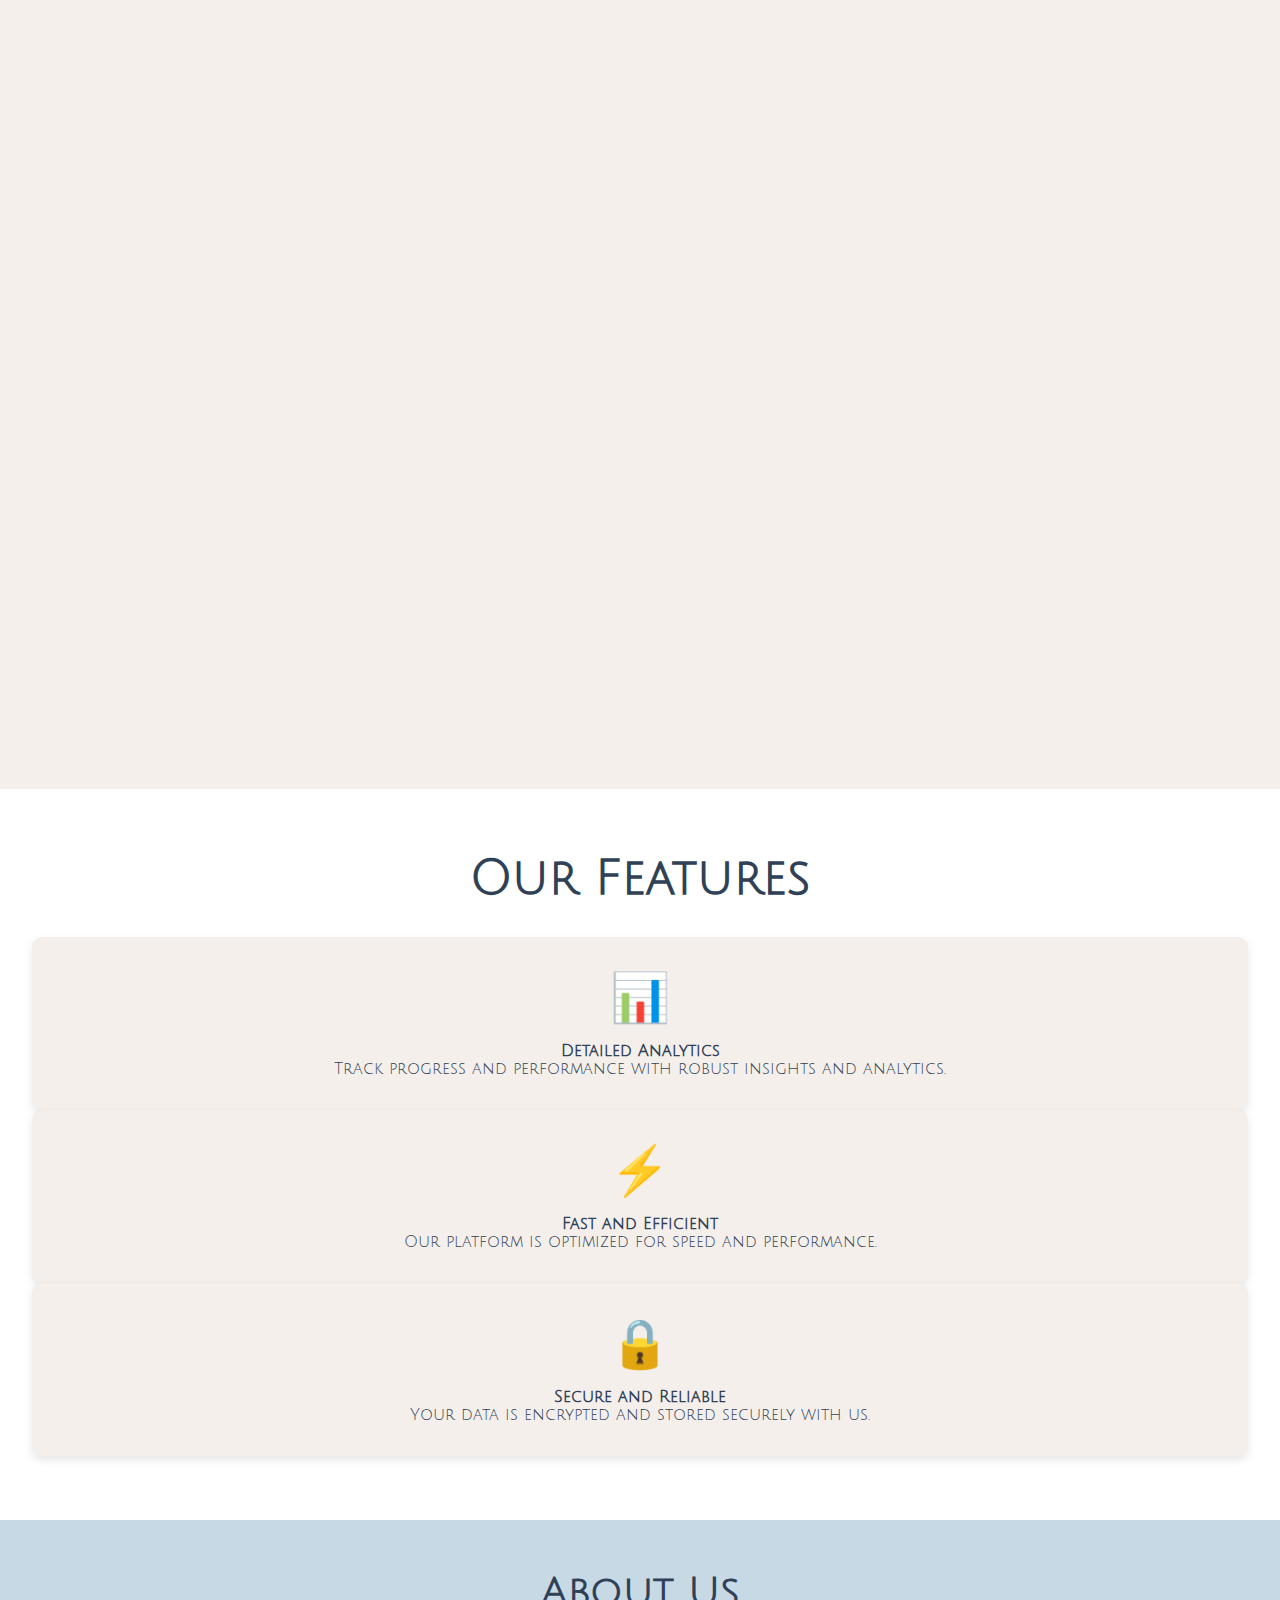
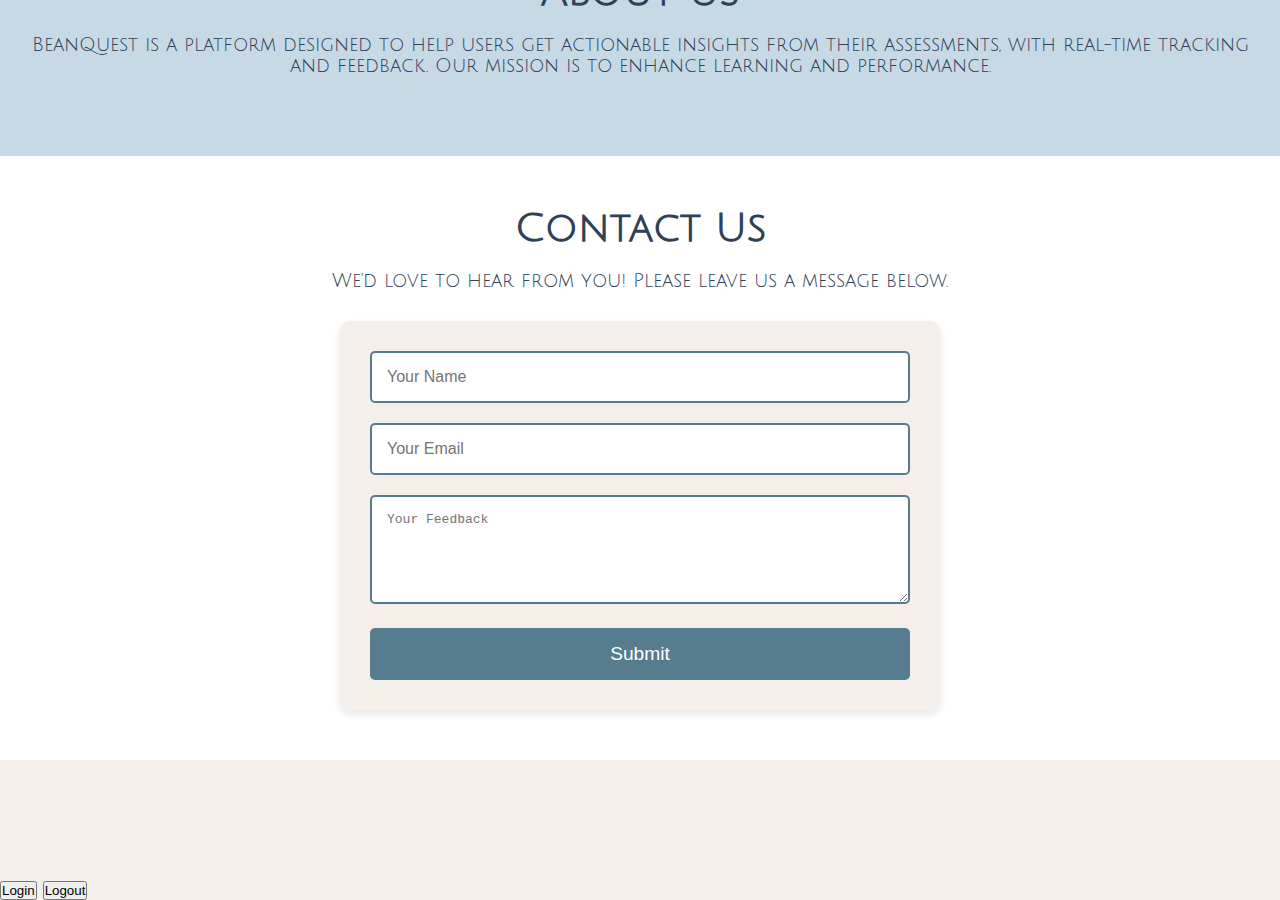
<file: frontend/index.html>
<!DOCTYPE html>
<html lang="en">
<head>
    <meta charset="UTF-8">
    <meta name="viewport" content="width=device-width, initial-scale=1.0">
    <title>BeanQuest</title>
    <link href="https://fonts.googleapis.com/css2?family=Julius+Sans+One&display=swap" rel="stylesheet">
    <style>
        /* Resetting default styles */
        * {
            margin: 0;
            padding: 0;
            box-sizing: border-box;
        }

        /* Body styling */
        body {
            font-family: 'Julius Sans One', sans-serif;
            background-color: #f5efeb;
            color: #2f4156;
            overflow-x: hidden;
        }

        /* Header Styling */
        header {
            background-color: #2f4156;
            color: #ffffff;
            padding: 20px 0;
            text-align: center;
            opacity: 0;
            animation: fadeIn 1s forwards;
            animation-delay: 0.3s;
            position: sticky;
            top: 0;
            z-index: 1000;
        }

        header h1 {
            font-size: 3em;
            margin-bottom: 10px;
        }

        header nav {
            margin-top: 15px;
        }

        header nav a {
            margin: 0 20px;
            color: #ffffff;
            text-decoration: none;
            font-weight: 500;
            font-size: 1.2em;
        }

        header nav a:hover {
            text-decoration: underline;
        }

        /* Navigation Bar */
        nav a {
            transition: 0.3s;
        }

        /* Hero Section */
        .hero {
            background-color: #567c8d;
            color: #ffffff;
            text-align: center;
            padding: 100px 20px;
            opacity: 0;
            animation: fadeIn 1s forwards;
            animation-delay: 0.6s;
        }

        .hero h2 {
            font-size: 3.5em;
            margin-bottom: 20px;
            animation: slideUp 1s forwards;
            animation-delay: 1s;
        }

        .hero p {
            font-size: 1.5em;
            margin-bottom: 30px;
            animation: slideUp 1s forwards;
            animation-delay: 1.2s;
        }

        .hero button {
            background-color: #c8d9e6;
            color: #2f4156;
            font-size: 1.2em;
            padding: 15px 30px;
            border: none;
            border-radius: 5px;
            cursor: pointer;
            transition: 0.3s;
            animation: bounceIn 1s forwards;
            animation-delay: 1.5s;
        }

        .hero button:hover {
            background-color: #2f4156;
            color: #ffffff;
        }

        /* Features Section */
        .features {
            background: #ffffff;
            color: #2f4156;
            text-align: center;
            padding: 4rem 2rem;
        }

        .features h2 {
            font-size: 3rem;
            margin-bottom: 2rem;
        }

        .features .feature-box {
            background: #f5efeb;
            color: #2f4156;
            box-shadow: 0 4px 8px rgba(0, 0, 0, 0.1);
            border-radius: 10px;
            padding: 2rem;
            transition: transform 0.3s;
        }

        .features .feature-box:hover {
            transform: scale(1.1);
        }

        .feature-icon {
            font-size: 3rem;
            color: #567c8d;
            margin-bottom: 1rem;
        }

        /* About Us Section */
        .about-us {
            padding: 50px 20px;
            background-color: #c8d9e6;
            text-align: center;
            animation: fadeIn 1s forwards;
            animation-delay: 2.5s;
        }

        .about-us h3 {
            font-size: 2.5em;
            margin-bottom: 20px;
        }

        .about-us p {
            font-size: 1.2em;
            margin-bottom: 30px;
        }

        /* Contact Form Section */
        .contact-form {
            padding: 50px 20px;
            background-color: #ffffff;
            text-align: center;
            animation: fadeIn 1s forwards;
            animation-delay: 3s;
        }

        .contact-form h3 {
            font-size: 2.5em;
            margin-bottom: 20px;
        }

        .contact-form p {
            font-size: 1.2em;
            margin-bottom: 30px;
        }

        .contact-form form {
            max-width: 600px;
            margin: 0 auto;
            background: #f5efeb;
            padding: 30px;
            border-radius: 10px;
            box-shadow: 0 4px 8px rgba(0, 0, 0, 0.1);
        }

        .contact-form input[type="text"],
        .contact-form input[type="email"],
        .contact-form textarea {
            width: 100%;
            padding: 15px;
            margin-bottom: 20px;
            border: 2px solid #567c8d;
            border-radius: 5px;
            font-size: 1em;
            outline: none;
        }

        .contact-form input[type="submit"] {
            width: 100%;
            padding: 15px;
            background-color: #567c8d;
            color: #ffffff;
            font-size: 1.2em;
            border: none;
            border-radius: 5px;
            cursor: pointer;
            transition: 0.3s;
        }

        .contact-form input[type="submit"]:hover {
            background-color: #2f4156;
        }

	 /* Login Button Styling */
        .login-button {
            background-color: #2f4156;
            color: #ffffff;
            font-size: 1.2em;
            padding: 15px 30px;
            border: none;
            border-radius: 5px;
            cursor: pointer;
            transition: 0.3s;
            margin-top: 20px;
        }

        .login-button:hover {
            background-color: #567c8d;
        }

        /* Footer Styling */
        footer {
            background-color: #2f4156;
            color: #ffffff;
            padding: 20px 0;
            text-align: center;
            margin-top: 60px;
            opacity: 0;
            animation: fadeIn 1s forwards;
            animation-delay: 3.5s;
        }

        footer p {
            font-size: 1.2em;
        }

        /* Animations */
        @keyframes fadeIn {
            0% {
                opacity: 0;
            }
            100% {
                opacity: 1;
            }
        }

        @keyframes slideUp {
            0% {
                transform: translateY(30px);
                opacity: 0;
            }
            100% {
                transform: translateY(0);
                opacity: 1;
            }
        }

        @keyframes bounceIn {
            0% {
                transform: scale(0.3);
                opacity: 0;
            }
            50% {
                transform: scale(1.1);
            }
            100% {
                transform: scale(1);
                opacity: 1;
            }
        }

        /* Smooth Scroll */
        html {
            scroll-behavior: smooth;
        }

        /* Responsive styles */
        @media (max-width: 768px) {
            header h1 {
                font-size: 2.5em;
            }

            .hero h2 {
                font-size: 2.5em;
            }

            .hero p {
                font-size: 1.2em;
            }

            .hero button {
                font-size: 1em;
                padding: 12px 25px;
            }

            .features h3, .about-us h3, .contact-form h3 {
                font-size: 2em;
            }

            footer p {
                font-size: 1em;
            }
        }
    </style>
</head>
<body>

    <!-- Header -->
    <header>
        <h1>BeanQuest</h1>
        <nav>
            <a href="#home">Home</a>
            <a href="#features">Features</a>
            <a href="#about">About Us</a>
            <a href="#contact">Contact</a>
	    <!-- Dashboard link (hidden by default) -->
        <a href="dashboard.html" id="dashboardLink" style="display:none;">Dashboard</a>
        </nav>
    </header>

    <!-- Hero Section -->
    <div class="hero" id="home">
        <h2>Welcome to BeanQuest</h2>
        <p>Your gateway to smarter assessments, insights, and growth!</p>
        <button onclick="window.location.href='#contact'">Subscribe Now</button>
    </div>
    <section class="hero">
        <button>Start Now</button>
        <!-- Login Button -->
        <button class="login-button" onclick="window.location.href='login.html'">Login</button>
    </section>

    <!-- Features Section -->
    <section id="features" class="features">
        <h2>Our Features</h2>
        <div class="feature-box">
            <div class="feature-icon">📊</div>
            <h4>Detailed Analytics</h4>
            <p>Track progress and performance with robust insights and analytics.</p>
        </div>
        <div class="feature-box">
            <div class="feature-icon">⚡</div>
            <h4>Fast and Efficient</h4>
            <p>Our platform is optimized for speed and performance.</p>
        </div>
        <div class="feature-box">
            <div class="feature-icon">🔒</div>
            <h4>Secure and Reliable</h4>
            <p>Your data is encrypted and stored securely with us.</p>
        </div>
    </section>

    <!-- About Us Section -->
    <section id="about" class="about-us">
        <h3>About Us</h3>
        <p>BeanQuest is a platform designed to help users get actionable insights from their assessments, with real-time tracking and feedback. Our mission is to enhance learning and performance.</p>
    </section>

    <!-- Contact Form Section -->
    <section id="contact" class="contact-form">
        <h3>Contact Us</h3>
        <p>We'd love to hear from you! Please leave us a message below.</p>
        <form>
            <input type="text" name="name" placeholder="Your Name" required>
            <input type="email" name="email" placeholder="Your Email" required>
            <textarea name="feedback" placeholder="Your Feedback" rows="5" required></textarea>
            <input type="submit" value="Submit">
        </form>
    </section>

    <!-- Footer -->
    <footer>
        <p>&copy; 2024 BeanQuest. All rights reserved.</p>
    </footer>
<script>
document.querySelector('form').addEventListener('submit', function(event) {
    event.preventDefault(); // Prevent form submission to avoid page reload
    // Handle form data here
// Get form data
    const formData = {
        name: document.getElementById("name").value,
        email: document.getElementById("email").value,
        feedback: document.getElementById("feedback").value
    };

    // Send form data to the back-end server using Fetch API
    fetch('http://localhost:3000/submit', {
        method: 'POST',
        headers: {
            'Content-Type': 'application/json',
        },
        body: JSON.stringify(formData),
    })
        .then(response => response.json())
        .then(data => {
            console.log('Response from server:', data); // Log server response
            // Show success message in the form of an alert box
            alert('Form submitted successfully!');
            // Optionally clear the form
            document.getElementById("contactForm").reset();
        })
        .catch(error => {
            // Show error message in the form of an alert box
            alert('There was an error submitting the form!');
            console.error('Error:', error); // Log error to the console
        });

});


    });
    // Simulate checking if the user is logged in (you would actually check a real login system)
    window.onload = function () {
        // Check if the user is logged in (assuming a flag in localStorage)
        const isLoggedIn = localStorage.getItem('isLoggedIn'); // Example key

        // If logged in, show the dashboard link
        if (isLoggedIn) {
            document.getElementById('dashboardLink').style.display = 'inline-block'; // Show the dashboard link
            const userName = localStorage.getItem('userName'); // Assuming the username is stored in localStorage
            if (userName) {
                // Update the hero section with the user's name
                document.querySelector('.hero p').innerText = `Welcome back, ${userName}! Your gateway to smarter assessments, insights, and growth!`;
            }
        }
    };

</script>

<!-- Simulate login button (for testing) -->
<button onclick="login()">Login</button>

<script>
    function login() {
        // Simulate login
        localStorage.setItem('isLoggedIn', 'true');
        localStorage.setItem('userName', 'Radhika'); // Set the user's name
        location.reload(); // Reload to reflect changes
    }
</script>
<!-- Simulate logout button (for testing) -->
<button onclick="logout()">Logout</button>

<script>
    function logout() {
        // Clear login data
        localStorage.removeItem('isLoggedIn');
        localStorage.removeItem('userName');
        location.reload(); // Reload to reflect changes
    }
</script>

</body>
</html>
</file>
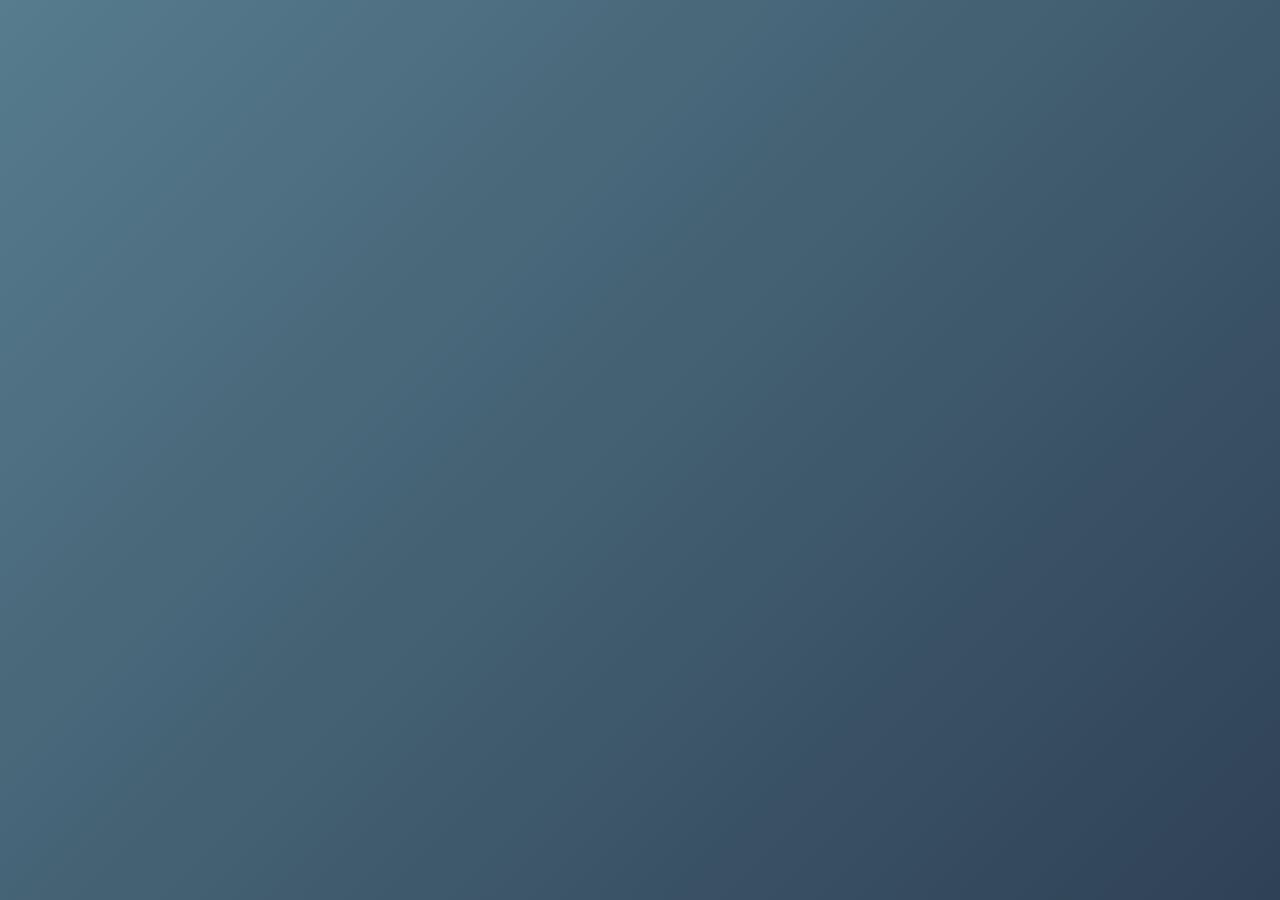
<file: frontend/admin-login.html>
<!DOCTYPE html>
<html lang="en">
<head>
    <meta charset="UTF-8">
    <meta name="viewport" content="width=device-width, initial-scale=1.0">
    <title>Admin Login - BeanQuest</title>
    <link href="https://fonts.googleapis.com/css2?family=Julius+Sans+One&display=swap" rel="stylesheet">
    <style>
        /* Global Styles */
        * {
            margin: 0;
            padding: 0;
            box-sizing: border-box;
        }

        body {
            font-family: 'Julius Sans One', sans-serif;
            background: linear-gradient(135deg, #567c8d, #2f4156);
            height: 100vh;
            display: flex;
            justify-content: center;
            align-items: center;
            color: #ffffff;
        }

        .login-container {
            background: #ffffff;
            width: 100%;
            max-width: 450px;
            padding: 30px;
            border-radius: 10px;
            box-shadow: 0 10px 30px rgba(0, 0, 0, 0.1);
            text-align: center;
            transform: scale(0.9);
            opacity: 0;
            animation: fadeIn 1s forwards;
        }

        .login-container h2 {
            font-size: 2.5rem;
            margin-bottom: 20px;
            color: #2f4156;
        }

        .login-container input {
            width: 100%;
            padding: 15px;
            margin-bottom: 20px;
            border: 2px solid #567c8d;
            border-radius: 5px;
            font-size: 1rem;
            outline: none;
            transition: 0.3s;
        }

        .login-container input:focus {
            border-color: #2f4156;
            box-shadow: 0 0 5px #2f4156;
        }

        .login-container button {
            width: 100%;
            padding: 15px;
            background-color: #2f4156;
            color: #ffffff;
            font-size: 1.2rem;
            border: none;
            border-radius: 5px;
            cursor: pointer;
            transition: 0.3s;
        }

        .login-container button:hover {
            background-color: #567c8d;
        }

        .forgot-password {
            color: #567c8d;
            font-size: 0.9rem;
            text-decoration: none;
            margin-top: 15px;
            display: inline-block;
            transition: 0.3s;
        }

        .forgot-password:hover {
            text-decoration: underline;
        }

        /* Animation for login form */
        @keyframes fadeIn {
            0% {
                transform: scale(0.9);
                opacity: 0;
            }
            100% {
                transform: scale(1);
                opacity: 1;
            }
        }

        /* Mobile Responsiveness */
        @media (max-width: 768px) {
            .login-container {
                width: 90%;
            }
        }
    </style>
</head>
<body>

    <div class="login-container">
        <h2>Admin Login</h2>
        <form action="admin_dashboard.html" method="POST" id="adminLoginForm">
            <input type="text" name="username" placeholder="Username" required>
            <input type="password" name="password" placeholder="Password" required>
            <button type="submit">Login</button>
        </form>
        <a href="#" class="forgot-password">Forgot Password?</a>
    </div>

    <script>
        // Handle form submission with some custom actions (Optional)
        document.getElementById("adminLoginForm").addEventListener("submit", function(event) {
            event.preventDefault();
            // Here you can add AJAX for form submission if necessary
            alert("Login successful!");
            window.location.href = "admin_dashboard.html"; // Redirect to dashboard after login
        });
    </script>

</body>
</html>
</file>
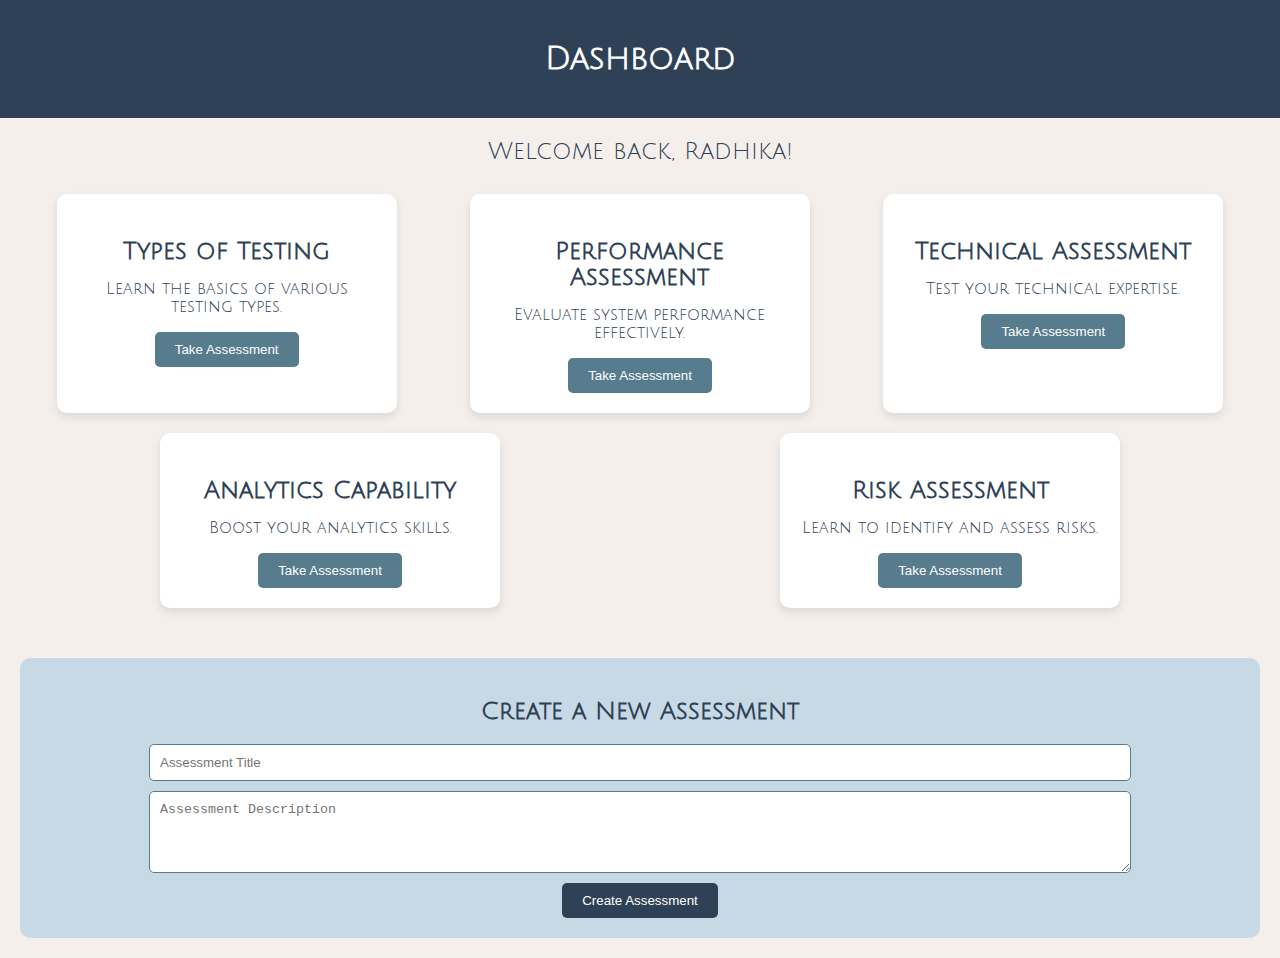
<file: frontend/dashboard.html>
<!DOCTYPE html>
<html lang="en">
<head>
    <meta charset="UTF-8">
    <meta name="viewport" content="width=device-width, initial-scale=1.0">
    <title>Dashboard</title>
    <link href="https://fonts.googleapis.com/css2?family=Julius+Sans+One&display=swap" rel="stylesheet">
    <style>
        body {
            font-family: 'Julius Sans One', sans-serif;
            background-color: #f5efeb;
            color: #2f4156;
            margin: 0;
            padding: 0;
        }

        header {
            background-color: #2f4156;
            color: #ffffff;
            padding: 20px;
            text-align: center;
        }

        header h1 {
            font-size: 2rem;
        }

        .welcome-message {
            text-align: center;
            margin-top: 20px;
            font-size: 1.5rem;
        }

        .dashboard-container {
            display: flex;
            justify-content: space-around;
            padding: 20px;
            flex-wrap: wrap;
        }

        .assessment-card {
            background: #ffffff;
            box-shadow: 0 4px 8px rgba(0, 0, 0, 0.1);
            padding: 20px;
            border-radius: 10px;
            width: 300px;
            margin: 10px;
            text-align: center;
        }

        .assessment-card h3 {
            font-size: 1.5rem;
            margin-bottom: 10px;
        }

        .assessment-card button {
            background-color: #567c8d;
            color: #ffffff;
            padding: 10px 20px;
            border: none;
            border-radius: 5px;
            cursor: pointer;
        }

        .admin-section {
            background-color: #c8d9e6;
            padding: 20px;
            margin: 20px;
            border-radius: 10px;
            text-align: center;
        }

        .admin-section form input,
        .admin-section form textarea {
            display: block;
            margin: 10px auto;
            padding: 10px;
            width: 80%;
            border: 1px solid #567c8d;
            border-radius: 5px;
        }

        .admin-section form button {
            padding: 10px 20px;
            background-color: #2f4156;
            color: #ffffff;
            border: none;
            border-radius: 5px;
        }
    </style>
</head>
<body>
    <header>
        <h1>Dashboard</h1>
    </header>
    <div class="welcome-message">
        Welcome back, <span id="user-name"></span>!
    </div>
    <div class="dashboard-container" id="assessments-container">
        <!-- Assessment categories will load here dynamically -->
    </div>
    <div class="admin-section" id="admin-section" style="display: none;">
        <h2>Create a New Assessment</h2>
        <form id="create-assessment-form">
            <input type="text" id="assessment-title" placeholder="Assessment Title" required>
            <textarea id="assessment-description" placeholder="Assessment Description" rows="4" required></textarea>
            <button type="submit">Create Assessment</button>
        </form>
    </div>
    <script>
        // Sample user data for demonstration
        const user = {
            name: "Radhika", // Replace with data from backend/session
            isAdmin: true // Set to false for normal users
        };

        // Sample assessment data for demonstration
        const assessments = [
            { title: "Types of Testing", description: "Learn the basics of various testing types." },
            { title: "Performance Assessment", description: "Evaluate system performance effectively." },
            { title: "Technical Assessment", description: "Test your technical expertise." },
            { title: "Analytics Capability", description: "Boost your analytics skills." },
            { title: "Risk Assessment", description: "Learn to identify and assess risks." }
        ];

        // Display user name
        document.getElementById("user-name").textContent = user.name;

        // Load assessments dynamically
        const container = document.getElementById("assessments-container");
        assessments.forEach(assessment => {
            const card = document.createElement("div");
            card.classList.add("assessment-card");
            card.innerHTML = `
                <h3>${assessment.title}</h3>
                <p>${assessment.description}</p>
                <button>Take Assessment</button>
            `;
            container.appendChild(card);
        });

        // Show admin section if the user is an admin
        if (user.isAdmin) {
            document.getElementById("admin-section").style.display = "block";

            // Handle form submission
            document.getElementById("create-assessment-form").addEventListener("submit", function (e) {
                e.preventDefault();

                const title = document.getElementById("assessment-title").value;
                const description = document.getElementById("assessment-description").value;

                // Add new assessment to the list
                assessments.push({ title, description });

                // Re-render assessments
                container.innerHTML = "";
                assessments.forEach(assessment => {
                    const card = document.createElement("div");
                    card.classList.add("assessment-card");
                    card.innerHTML = `
                        <h3>${assessment.title}</h3>
                        <p>${assessment.description}</p>
                        <button>Take Assessment</button>
                    `;
                    container.appendChild(card);
                });

                alert("New assessment created!");
                this.reset();
            });
        }
    </script>
</body>
</html>
</file>
